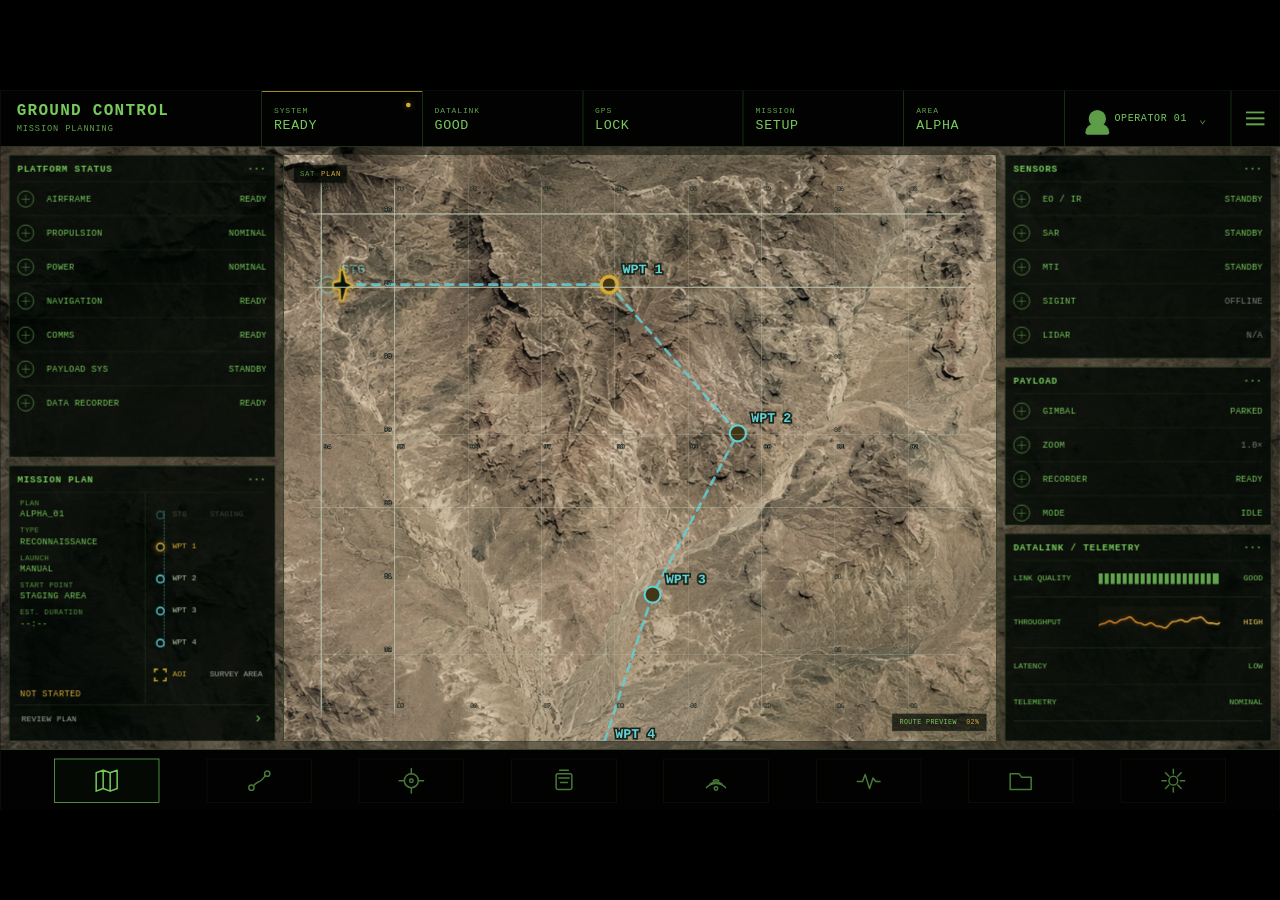
<file: index.html>
<!doctype html>
<html lang="en">
<head>
  <meta charset="utf-8">
  <meta name="viewport" content="width=device-width, initial-scale=1">
  <title>Pelican UAV Display — Primary</title>
  <link rel="stylesheet" href="styles.css">
</head>
<body>
  <div id="screen-fit">
    <main id="primary-display" class="display display-primary" aria-label="Mission planning display">
      <header class="topbar">
        <div class="brand-block">
          <div class="brand-title" data-bind="labels.title">GROUND CONTROL</div>
          <div class="brand-subtitle" data-bind="labels.subtitle">MISSION PLANNING</div>
        </div>

        <div class="status-ribbon" aria-label="System status">
          <div class="ribbon-cell"><span>SYSTEM</span><strong data-bind="labels.system">READY</strong></div>
          <div class="ribbon-cell"><span>DATALINK</span><strong data-bind="labels.link">GOOD</strong></div>
          <div class="ribbon-cell"><span>GPS</span><strong data-bind="labels.gps">LOCK</strong></div>
          <div class="ribbon-cell"><span>MISSION</span><strong data-bind="labels.mode">SETUP</strong></div>
          <div class="ribbon-cell"><span>AREA</span><strong data-bind="labels.area">ALPHA</strong></div>
        </div>

        <div class="operator-block">
          <span class="operator-glyph" aria-hidden="true"></span>
          <span data-bind="labels.operator">OPERATOR 01</span>
          <span class="chevron">⌄</span>
        </div>
        <div class="menu-glyph" aria-label="Menu"><i></i><i></i><i></i></div>
      </header>

      <section class="workspace">
        <aside class="rail left-rail">
          <section class="panel platform-panel">
            <div class="panel-heading"><span data-panel-title="platform">PLATFORM STATUS</span><b>•••</b></div>
            <div class="status-table" data-panel-rows="platform"></div>
          </section>

          <section class="panel mission-panel">
            <div class="panel-heading"><span>MISSION PLAN</span><b>•••</b></div>
            <div class="mission-body">
              <div class="mission-meta">
                <div><span>PLAN</span><strong data-bind="mission.plan">ALPHA_01</strong></div>
                <div><span>TYPE</span><strong data-bind="mission.type">RECONNAISSANCE</strong></div>
                <div><span>LAUNCH</span><strong data-bind="mission.launch">MANUAL</strong></div>
                <div><span>START POINT</span><strong data-bind="mission.start">STAGING AREA</strong></div>
                <div><span>EST. DURATION</span><strong data-bind="mission.duration">--:--</strong></div>
                <div class="mission-state" data-bind="mission.state">NOT STARTED</div>
              </div>
              <div class="waypoint-column">
                <div id="waypoint-list" class="waypoint-list" aria-live="polite"></div>
                <div class="aoi-item"><span class="aoi-symbol"></span><b>AOI</b><em>SURVEY AREA</em></div>
              </div>
            </div>
            <div class="review-row"><span>REVIEW PLAN</span><b>›</b></div>
          </section>
        </aside>

        <section class="map-panel" aria-label="Fictional satellite mission map">
          <div id="map-viewport" class="map-viewport">
            <div id="map-world" class="map-world">
              <img id="terrain-image" alt="Fictional unpopulated arid satellite terrain">
              <div class="map-grid"></div>
              <svg id="map-svg" class="map-svg" xmlns="http://www.w3.org/2000/svg" aria-hidden="true">
                <path id="route-base" class="route route-base"></path>
                <path id="route-progress-path" class="route route-progress-path"></path>
                <g id="waypoint-layer"></g>
                <g id="aircraft" class="aircraft">
                  <path d="M0 -14 L5 -4 L23 1 L23 5 L6 6 L4 16 L-4 16 L-6 6 L-23 5 L-23 1 L-5 -4 Z"></path>
                </g>
              </svg>
            </div>
          </div>
          <div class="map-overlay top-left"><span>SAT</span><b>PLAN</b></div>
          <div class="route-progress-readout"><span>ROUTE PREVIEW</span><b id="route-progress">00%</b></div>
        </section>

        <aside class="rail right-rail">
          <section class="panel sensors-panel">
            <div class="panel-heading"><span data-panel-title="sensors">SENSORS</span><b>•••</b></div>
            <div class="status-table" data-panel-rows="sensors"></div>
          </section>

          <section class="panel payload-panel">
            <div class="panel-heading"><span data-panel-title="payload">PAYLOAD</span><b>•••</b></div>
            <div class="status-table" data-panel-rows="payload"></div>
          </section>

          <section class="panel datalink-panel">
            <div class="panel-heading"><span>DATALINK / TELEMETRY</span><b>•••</b></div>
            <div class="telemetry-line"><span>LINK QUALITY</span><i class="quality-bar"></i><strong>GOOD</strong></div>
            <div class="telemetry-line throughput"><span>THROUGHPUT</span><svg id="datalink-spark" viewBox="0 0 170 48" preserveAspectRatio="none"><path id="spark-path"></path></svg><strong>HIGH</strong></div>
            <div class="telemetry-line"><span>LATENCY</span><i></i><strong>LOW</strong></div>
            <div class="telemetry-line"><span>TELEMETRY</span><i></i><strong>NOMINAL</strong></div>
          </section>
        </aside>
      </section>

      <nav class="bottom-nav" aria-label="Display modes">
        <button class="nav-icon active" title="Map" aria-label="Map"><svg viewBox="0 0 32 32"><path d="M4 7l8-3 8 3 8-3v21l-8 3-8-3-8 3zM12 4v21M20 7v21"/></svg></button>
        <button class="nav-icon" title="Route" aria-label="Route"><svg viewBox="0 0 32 32"><circle cx="7" cy="24" r="3"/><circle cx="25" cy="8" r="3"/><path d="M9 22c5-6 8-4 11-8l3-4"/></svg></button>
        <button class="nav-icon" title="Target" aria-label="Target"><svg viewBox="0 0 32 32"><circle cx="16" cy="16" r="8"/><circle cx="16" cy="16" r="2"/><path d="M16 2v6M16 24v6M2 16h6M24 16h6"/></svg></button>
        <button class="nav-icon" title="Recorder" aria-label="Recorder"><svg viewBox="0 0 32 32"><rect x="7" y="8" width="18" height="18" rx="2"/><path d="M11 4h10M10 13h12M12 18h8"/></svg></button>
        <button class="nav-icon" title="Link" aria-label="Link"><svg viewBox="0 0 32 32"><path d="M5 24a15 15 0 0 1 22 0M9 20a10 10 0 0 1 14 0M13 16a5 5 0 0 1 6 0"/><circle cx="16" cy="25" r="2"/></svg></button>
        <button class="nav-icon" title="Telemetry" aria-label="Telemetry"><svg viewBox="0 0 32 32"><path d="M3 17h6l3-8 5 16 4-12 3 4h5"/></svg></button>
        <button class="nav-icon" title="Files" aria-label="Files"><svg viewBox="0 0 32 32"><path d="M4 8h10l3 4h11v14H4z"/></svg></button>
        <button class="nav-icon" title="Settings" aria-label="Settings"><svg viewBox="0 0 32 32"><circle cx="16" cy="16" r="5"/><path d="M16 3v5M16 24v5M3 16h5M24 16h5M7 7l4 4M21 21l4 4M25 7l-4 4M11 21l-4 4"/></svg></button>
      </nav>
    </main>
  </div>

  <script src="config.js"></script>
  <script src="app.js"></script>
  <script src="grid.js"></script>
</body>
</html>
</file>
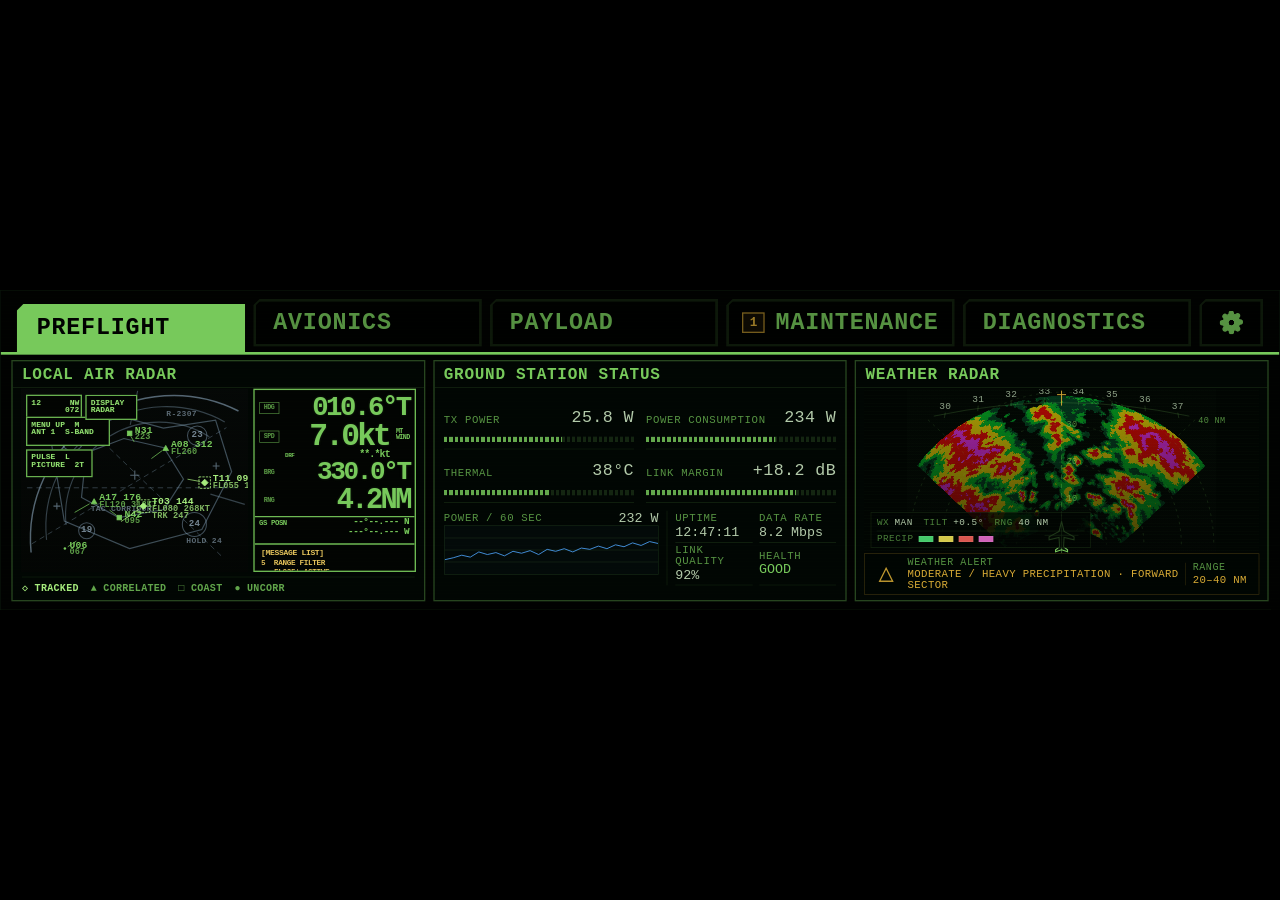
<file: secondary-large.html>
<!doctype html>
<html lang="en">
<head>
  <meta charset="utf-8">
  <meta name="viewport" content="width=device-width, initial-scale=1">
  <title>Pelican UAV Display — Secondary Large</title>
  <link rel="stylesheet" href="styles.css">
  <link rel="stylesheet" href="secondary.css">
  <link rel="stylesheet" href="secondary-tabs.css">
  <link rel="stylesheet" href="secondary-weather.css">
  <link rel="stylesheet" href="secondary-air.css">
  <link rel="stylesheet" href="secondary-large.css">
</head>
<body>
  <div id="screen-fit">
    <main id="secondary-display" class="display secondary-shell secondary-display" aria-label="Secondary large-format systems display">
      <nav class="secondary-tabs" aria-label="Secondary display modes">
        <button class="secondary-tab active" data-tab="preflight">PREFLIGHT</button>
        <button class="secondary-tab" data-tab="avionics">AVIONICS</button>
        <button class="secondary-tab" data-tab="payload">PAYLOAD</button>
        <button class="secondary-tab" data-tab="maintenance">MAINTENANCE</button>
        <button class="secondary-tab" data-tab="diagnostics">DIAGNOSTICS</button>
        <button class="secondary-tab settings-tab" data-tab="settings" aria-label="Settings" title="Settings">
          <svg viewBox="0 0 24 24" aria-hidden="true"><circle cx="12" cy="12" r="3"/><path d="M19.4 15a1.65 1.65 0 0 0 .33 1.82l.06.06a2 2 0 1 1-2.83 2.83l-.06-.06a1.65 1.65 0 0 0-1.82-.33 1.65 1.65 0 0 0-1 1.51V21a2 2 0 1 1-4 0v-.09a1.65 1.65 0 0 0-1.08-1.51 1.65 1.65 0 0 0-1.82.33l-.06.06a2 2 0 1 1-2.83-2.83l.06-.06a1.65 1.65 0 0 0 .33-1.82 1.65 1.65 0 0 0-1.51-1H3a2 2 0 1 1 0-4h.09A1.65 1.65 0 0 0 4.6 9a1.65 1.65 0 0 0-.33-1.82l-.06-.06a2 2 0 1 1 2.83-2.83l.06.06A1.65 1.65 0 0 0 8.92 4a1.65 1.65 0 0 0 1-1.51V2.4a2 2 0 1 1 4 0v.09A1.65 1.65 0 0 0 15 4a1.65 1.65 0 0 0 1.82-.33l.06-.06a2 2 0 1 1 2.83 2.83l-.06.06a1.65 1.65 0 0 0-.33 1.82 1.65 1.65 0 0 0 1.51 1H21a2 2 0 1 1 0 4h-.09A1.65 1.65 0 0 0 19.4 15z"/></svg>
        </button>
      </nav>

      <section class="secondary-grid">
        <article class="secondary-module radar-module air-module">
          <header class="module-heading">LOCAL AIR RADAR</header>
          <div class="radar-module-body">
            <svg class="radar-scope" viewBox="0 0 390 320" role="img" aria-label="Local air surveillance radar">
              <defs><radialGradient id="airSweep" cx="50%" cy="50%" r="50%"><stop offset="0" stop-color="#77c95b" stop-opacity=".16"/><stop offset="1" stop-color="#77c95b" stop-opacity="0"/></radialGradient></defs>
              <g class="radar-grid-svg"><circle cx="195" cy="160" r="50"/><circle cx="195" cy="160" r="100"/><circle cx="195" cy="160" r="150"/><path d="M45 160H345M195 10V310"/><path d="M89 54L301 266M301 54L89 266" class="minor-axis"/></g>
              <g class="radar-sweep air-sweep"><path d="M195 160 L319 76 A150 150 0 0 1 345 160 Z" fill="url(#airSweep)"/><path d="M195 160L345 160" class="sweep-edge"/></g>
              <g class="cardinals"><text x="195" y="18">N</text><text x="195" y="314">S</text><text x="48" y="165">W</text><text x="342" y="165">E</text></g>
              <g class="radar-contact contact-a" transform="translate(116 92)"><path d="M0 -6L6 5H-6Z"/><text x="10" y="-2">256</text><text x="10" y="11">FL180</text></g>
              <g class="radar-contact contact-b" transform="translate(102 214)"><path d="M0 -6L6 5H-6Z"/><text x="10" y="-2">176</text><text x="10" y="11">FL120</text></g>
              <g class="radar-contact contact-c" transform="translate(260 226)"><path d="M0 -6L6 5H-6Z"/><text x="10" y="-2">144</text><text x="10" y="11">FL080</text></g>
              <g class="radar-contact contact-d" transform="translate(278 112)"><path d="M0 -6L6 5H-6Z"/><text x="10" y="-2">312</text><text x="10" y="11">FL260</text></g>
              <circle cx="195" cy="160" r="5" class="radar-origin"/>
            </svg>
            <div class="radar-side-data">
              <div><span>MODE</span><strong>SURVEILLANCE</strong></div>
              <div><span>RANGE</span><strong>120 NM</strong></div>
              <div><span>TILT</span><strong>0.5° UP</strong></div>
              <div><span>ALT FILTER</span><strong>2,500 FT</strong></div>
              <div><span>GAIN</span><strong>AUTO</strong></div>
              <div><span>WX</span><strong>NORM</strong></div>
              <div class="scan-line"><span>SCAN</span><strong>12.6 NM</strong></div>
            </div>
          </div>
          <footer class="radar-legend"><span class="friendly">▲ FRIENDLY</span><span class="neutral">□ NEUTRAL</span><span class="unknown">◇ UNKNOWN</span></footer>
        </article>

        <article class="secondary-module status-module">
          <header class="module-heading">GROUND STATION STATUS</header>
          <div class="status-cards">
            <div class="status-card"><span>TX POWER</span><strong id="tx-power">25.0 W</strong><i class="meter"><b id="tx-meter" style="width:62%"></b></i></div>
            <div class="status-card"><span>POWER CONSUMPTION</span><strong id="power-consumption">232 W</strong><i class="meter"><b id="power-meter" style="width:68%"></b></i></div>
            <div class="status-card"><span>THERMAL</span><strong id="thermal">38°C</strong><i class="meter"><b id="thermal-meter" style="width:56%"></b></i></div>
            <div class="status-card"><span>LINK MARGIN</span><strong id="link-margin">+18.2 dB</strong><i class="meter"><b id="link-meter" style="width:79%"></b></i></div>
          </div>
          <div class="status-lower">
            <div class="trend-panel">
              <div class="trend-heading"><span>POWER / 60 SEC</span><strong id="trend-value">232 W</strong></div>
              <svg viewBox="0 0 300 74" preserveAspectRatio="none" aria-label="Power trend"><path class="trend-grid" d="M0 18.5H300M0 37H300M0 55.5H300"/><polyline id="power-trace" points="0,52 12,49 24,45 36,48 48,40 60,44 72,41 84,46 96,39 108,42 120,38 132,44 144,36 156,39 168,35 180,40 192,34 204,36 216,31 228,35 240,29 252,32 264,26 276,30 288,24 300,27"/></svg>
            </div>
            <div class="status-summary">
              <div><span>UPTIME</span><strong id="uptime">12:47:11</strong></div>
              <div><span>DATA RATE</span><strong id="data-rate">8.2 Mbps</strong></div>
              <div><span>LINK QUALITY</span><strong id="link-quality">92%</strong></div>
              <div><span>HEALTH</span><strong class="good-state">GOOD</strong></div>
            </div>
          </div>
        </article>

        <article class="secondary-module weather-module">
          <header class="module-heading">WEATHER RADAR</header>
          <div class="weather-sector-body">
            <svg class="weather-sector" viewBox="0 0 620 330" role="img" aria-label="Forward looking airborne weather radar">
              <defs><linearGradient id="wxShade" x1="0" y1="0" x2="0" y2="1"><stop offset="0" stop-color="#071008" stop-opacity=".15"/><stop offset="1" stop-color="#020503" stop-opacity=".7"/></linearGradient></defs>
              <rect x="0" y="0" width="620" height="330" fill="url(#wxShade)"/>
              <g class="wx-heading-scale"><path d="M38 30H582"/><path d="M72 30v9M140 30v9M208 30v9M276 30v13M344 30v13M412 30v9M480 30v9M548 30v9"/><text x="72" y="22">30</text><text x="140" y="22">31</text><text x="208" y="22">32</text><text x="276" y="22">33</text><text x="344" y="22">34</text><text x="412" y="22">35</text><text x="480" y="22">36</text><text x="548" y="22">37</text><path class="wx-heading-bug" d="M310 17v23M301 17h18"/></g>
              <g class="wx-sector-grid"><path d="M310 312L42 62M310 312L578 62"/><path d="M310 312V42" class="wx-centerline"/><path d="M220 312A90 90 0 0 1 400 312"/><path d="M145 312A165 165 0 0 1 475 312"/><path d="M70 312A240 240 0 0 1 550 312"/><path d="M5 312A305 305 0 0 1 615 312"/></g>
              <g class="wx-range-labels"><text x="320" y="226">10</text><text x="320" y="151">20</text><text x="320" y="77">30</text><text x="584" y="68">40 NM</text></g>
              <g class="wx-ownship" transform="translate(310 294)"><path d="M0 -28L5 -8L25 3L25 9L5 4L4 23L12 29L12 33L0 29L-12 33L-12 29L-4 23L-5 4L-25 9L-25 3L-5 -8Z"/><path d="M-34 0H34M0 -42V38" class="wx-ownship-cross"/></g>
            </svg>
            <div class="weather-legend-greeble" aria-label="Weather radar legend">
              <div class="wx-mode"><span>WX</span><strong>MAN</strong><span>TILT</span><strong>+0.5°</strong><span>RNG</span><strong>40 NM</strong></div>
              <div class="wx-intensity"><span>PRECIP</span><i class="wx-swatch green"></i><i class="wx-swatch yellow"></i><i class="wx-swatch red"></i><i class="wx-swatch magenta"></i></div>
            </div>
          </div>
          <footer class="weather-alert"><span class="alert-icon">△</span><div><span>WEATHER ALERT</span><strong>MODERATE / HEAVY PRECIPITATION · FORWARD SECTOR</strong></div><div class="alert-range"><span>RANGE</span><strong>20–40 NM</strong></div></footer>
        </article>
      </section>
    </main>
  </div>
  <script src="secondary.js"></script>
</body>
</html>
</file>
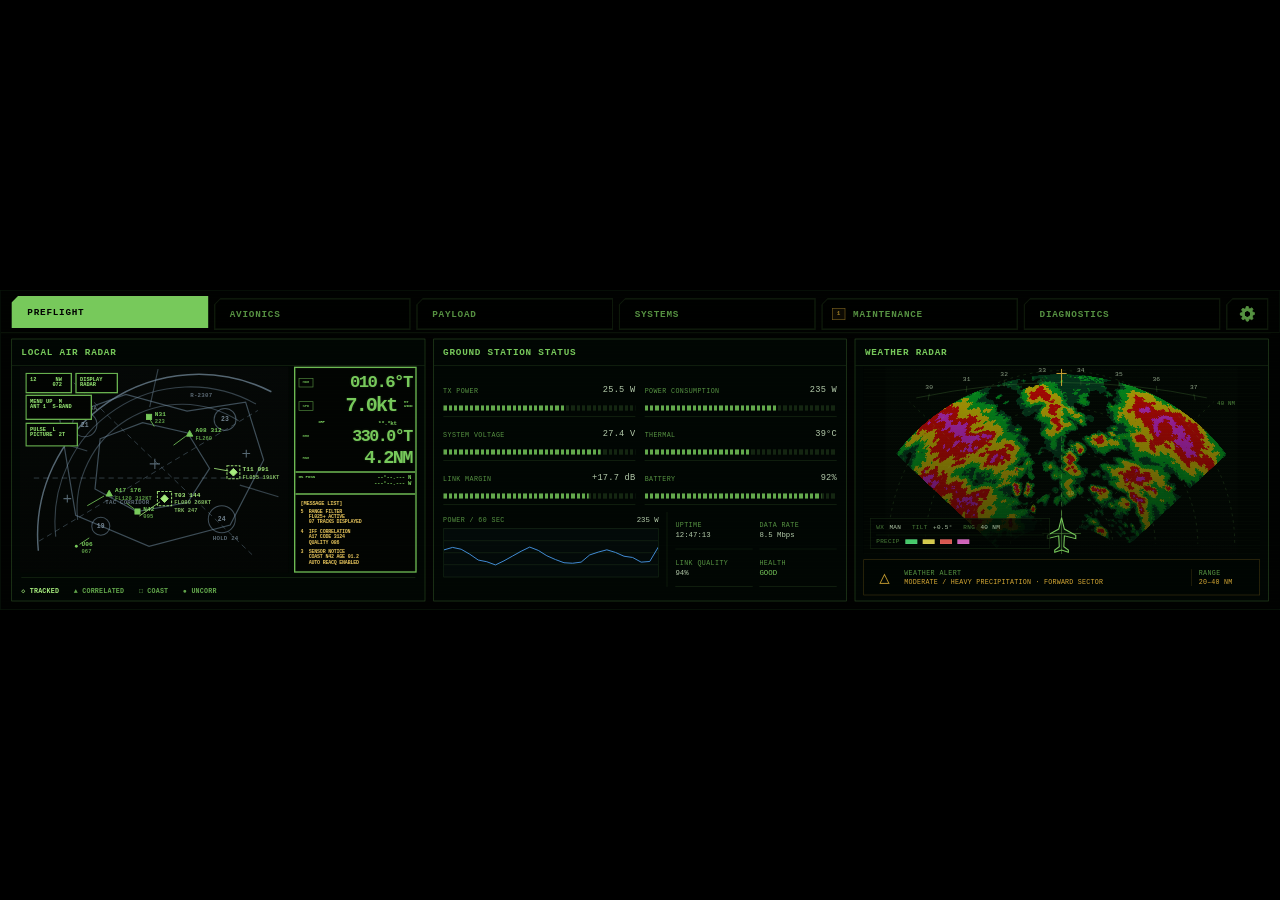
<file: secondary.html>
<!doctype html>
<html lang="en">
<head>
  <meta charset="utf-8">
  <meta name="viewport" content="width=device-width, initial-scale=1">
  <title>Pelican UAV Display — Secondary Preflight</title>
  <link rel="stylesheet" href="styles.css">
  <link rel="stylesheet" href="secondary.css">
  <link rel="stylesheet" href="secondary-tabs.css">
  <link rel="stylesheet" href="secondary-weather.css">
  <link rel="stylesheet" href="secondary-air.css">
</head>
<body>
  <div id="screen-fit">
    <main id="secondary-display" class="display secondary-shell secondary-display" aria-label="Secondary preflight systems display">
      <nav class="secondary-tabs" aria-label="Secondary display modes">
        <button class="secondary-tab active" data-tab="preflight">PREFLIGHT</button>
        <button class="secondary-tab" data-tab="avionics">AVIONICS</button>
        <button class="secondary-tab" data-tab="payload">PAYLOAD</button>
        <button class="secondary-tab" data-tab="systems">SYSTEMS</button>
        <button class="secondary-tab" data-tab="maintenance">MAINTENANCE</button>
        <button class="secondary-tab" data-tab="diagnostics">DIAGNOSTICS</button>
        <button class="secondary-tab settings-tab" data-tab="settings" aria-label="Settings" title="Settings">
          <svg viewBox="0 0 24 24" aria-hidden="true"><circle cx="12" cy="12" r="3"/><path d="M19.4 15a1.65 1.65 0 0 0 .33 1.82l.06.06a2 2 0 1 1-2.83 2.83l-.06-.06a1.65 1.65 0 0 0-1.82-.33 1.65 1.65 0 0 0-1 1.51V21a2 2 0 1 1-4 0v-.09a1.65 1.65 0 0 0-1.08-1.51 1.65 1.65 0 0 0-1.82.33l-.06.06a2 2 0 1 1-2.83-2.83l.06-.06a1.65 1.65 0 0 0 .33-1.82 1.65 1.65 0 0 0-1.51-1H3a2 2 0 1 1 0-4h.09A1.65 1.65 0 0 0 4.6 9a1.65 1.65 0 0 0-.33-1.82l-.06-.06a2 2 0 1 1 2.83-2.83l.06.06A1.65 1.65 0 0 0 8.92 4a1.65 1.65 0 0 0 1-1.51V2.4a2 2 0 1 1 4 0v.09A1.65 1.65 0 0 0 15 4a1.65 1.65 0 0 0 1.82-.33l.06-.06a2 2 0 1 1 2.83 2.83l-.06.06a1.65 1.65 0 0 0-.33 1.82 1.65 1.65 0 0 0 1.51 1H21a2 2 0 1 1 0 4h-.09A1.65 1.65 0 0 0 19.4 15z"/></svg>
        </button>
      </nav>

      <section class="secondary-grid">
        <article class="secondary-module radar-module air-module">
          <header class="module-heading">LOCAL AIR RADAR</header>
          <div class="radar-module-body">
            <svg class="radar-scope" viewBox="0 0 390 320" role="img" aria-label="Local air surveillance radar">
              <defs>
                <radialGradient id="airSweep" cx="50%" cy="50%" r="50%">
                  <stop offset="0" stop-color="#77c95b" stop-opacity=".16"/>
                  <stop offset="1" stop-color="#77c95b" stop-opacity="0"/>
                </radialGradient>
              </defs>
              <g class="radar-grid-svg">
                <circle cx="195" cy="160" r="50"/>
                <circle cx="195" cy="160" r="100"/>
                <circle cx="195" cy="160" r="150"/>
                <path d="M45 160H345M195 10V310"/>
                <path d="M89 54L301 266M301 54L89 266" class="minor-axis"/>
              </g>
              <g class="radar-sweep air-sweep">
                <path d="M195 160 L319 76 A150 150 0 0 1 345 160 Z" fill="url(#airSweep)"/>
                <path d="M195 160L345 160" class="sweep-edge"/>
              </g>
              <g class="cardinals">
                <text x="195" y="18">N</text><text x="195" y="314">S</text>
                <text x="48" y="165">W</text><text x="342" y="165">E</text>
              </g>
              <g class="radar-contact contact-a" transform="translate(116 92)">
                <path d="M0 -6L6 5H-6Z"/><text x="10" y="-2">256</text><text x="10" y="11">FL180</text>
              </g>
              <g class="radar-contact contact-b" transform="translate(102 214)">
                <path d="M0 -6L6 5H-6Z"/><text x="10" y="-2">176</text><text x="10" y="11">FL120</text>
              </g>
              <g class="radar-contact contact-c" transform="translate(260 226)">
                <path d="M0 -6L6 5H-6Z"/><text x="10" y="-2">144</text><text x="10" y="11">FL080</text>
              </g>
              <g class="radar-contact contact-d" transform="translate(278 112)">
                <path d="M0 -6L6 5H-6Z"/><text x="10" y="-2">312</text><text x="10" y="11">FL260</text>
              </g>
              <circle cx="195" cy="160" r="5" class="radar-origin"/>
            </svg>

            <div class="radar-side-data">
              <div><span>MODE</span><strong>SURVEILLANCE</strong></div>
              <div><span>RANGE</span><strong>120 NM</strong></div>
              <div><span>TILT</span><strong>0.5° UP</strong></div>
              <div><span>ALT FILTER</span><strong>2,500 FT</strong></div>
              <div><span>GAIN</span><strong>AUTO</strong></div>
              <div><span>WX</span><strong>NORM</strong></div>
              <div class="scan-line"><span>SCAN</span><strong>12.6 NM</strong></div>
            </div>
          </div>
          <footer class="radar-legend"><span class="friendly">▲ FRIENDLY</span><span class="neutral">□ NEUTRAL</span><span class="unknown">◇ UNKNOWN</span></footer>
        </article>

        <article class="secondary-module status-module">
          <header class="module-heading">GROUND STATION STATUS</header>
          <div class="status-cards">
            <div class="status-card"><span>TX POWER</span><strong id="tx-power">25.0 W</strong><i class="meter"><b id="tx-meter" style="width:62%"></b></i></div>
            <div class="status-card"><span>POWER CONSUMPTION</span><strong id="power-consumption">232 W</strong><i class="meter"><b id="power-meter" style="width:68%"></b></i></div>
            <div class="status-card"><span>SYSTEM VOLTAGE</span><strong id="system-voltage">27.6 V</strong><i class="meter"><b style="width:82%"></b></i></div>
            <div class="status-card"><span>THERMAL</span><strong id="thermal">38°C</strong><i class="meter"><b id="thermal-meter" style="width:56%"></b></i></div>
            <div class="status-card"><span>LINK MARGIN</span><strong id="link-margin">+18.2 dB</strong><i class="meter"><b id="link-meter" style="width:79%"></b></i></div>
            <div class="status-card"><span>BATTERY</span><strong id="battery">92%</strong><i class="meter"><b style="width:92%"></b></i></div>
          </div>
          <div class="status-lower">
            <div class="trend-panel">
              <div class="trend-heading"><span>POWER / 60 SEC</span><strong id="trend-value">232 W</strong></div>
              <svg viewBox="0 0 300 74" preserveAspectRatio="none" aria-label="Power trend"><path class="trend-grid" d="M0 18.5H300M0 37H300M0 55.5H300"/><polyline id="power-trace" points="0,52 12,49 24,45 36,48 48,40 60,44 72,41 84,46 96,39 108,42 120,38 132,44 144,36 156,39 168,35 180,40 192,34 204,36 216,31 228,35 240,29 252,32 264,26 276,30 288,24 300,27"/></svg>
            </div>
            <div class="status-summary">
              <div><span>UPTIME</span><strong id="uptime">12:47:11</strong></div>
              <div><span>DATA RATE</span><strong id="data-rate">8.2 Mbps</strong></div>
              <div><span>LINK QUALITY</span><strong id="link-quality">92%</strong></div>
              <div><span>HEALTH</span><strong class="good-state">GOOD</strong></div>
            </div>
          </div>
        </article>

        <article class="secondary-module weather-module">
          <header class="module-heading">WEATHER RADAR</header>
          <div class="weather-sector-body">
            <svg class="weather-sector" viewBox="0 0 620 330" role="img" aria-label="Forward looking airborne weather radar">
              <defs>
                <linearGradient id="wxShade" x1="0" y1="0" x2="0" y2="1">
                  <stop offset="0" stop-color="#071008" stop-opacity=".15"/>
                  <stop offset="1" stop-color="#020503" stop-opacity=".7"/>
                </linearGradient>
              </defs>
              <rect x="0" y="0" width="620" height="330" fill="url(#wxShade)"/>
              <g class="wx-heading-scale">
                <path d="M38 30H582"/>
                <path d="M72 30v9M140 30v9M208 30v9M276 30v13M344 30v13M412 30v9M480 30v9M548 30v9"/>
                <text x="72" y="22">30</text><text x="140" y="22">31</text><text x="208" y="22">32</text>
                <text x="276" y="22">33</text><text x="344" y="22">34</text><text x="412" y="22">35</text>
                <text x="480" y="22">36</text><text x="548" y="22">37</text>
                <path class="wx-heading-bug" d="M310 17v23M301 17h18"/>
              </g>
              <g class="wx-sector-grid">
                <path d="M310 312L42 62M310 312L578 62"/>
                <path d="M310 312V42" class="wx-centerline"/>
                <path d="M220 312A90 90 0 0 1 400 312"/>
                <path d="M145 312A165 165 0 0 1 475 312"/>
                <path d="M70 312A240 240 0 0 1 550 312"/>
                <path d="M5 312A305 305 0 0 1 615 312"/>
              </g>
              <g class="wx-range-labels">
                <text x="320" y="226">10</text>
                <text x="320" y="151">20</text>
                <text x="320" y="77">30</text>
                <text x="584" y="68">40 NM</text>
              </g>
              <g class="weather-returns-sector wx-left">
                <path class="wx-green" d="M28 76h32V62h40v10h36v19h30v18h35v24h-26v22h-42v-12H96v17H63v-24H38v-27H18z"/>
                <path class="wx-yellow" d="M55 83h34V71h31v14h26v19h31v20h-22v18h-35v-14H88v12H58v-22H40V96h15z"/>
                <path class="wx-red" d="M76 89h28V79h20v14h25v18h18v15h-28v11h-26v-13H88v8H67v-21H55V98h21z"/>
                <path class="wx-magenta" d="M94 93h19v-8h13v12h17v17h-12v12h-17v-10H99v7H83v-17H76V98h18z"/>
              </g>
              <g class="weather-returns-sector wx-mid">
                <path class="wx-green" d="M172 170h33v-20h38v12h34v25h28v24h-18v22h-40v-13h-35v18h-37v-20h-28v-24h25z"/>
                <path class="wx-yellow" d="M191 177h29v-15h25v12h27v21h21v17h-20v17h-31v-12h-27v10h-26v-18h-20v-18h22z"/>
                <path class="wx-red" d="M211 182h20v-11h18v13h19v17h15v11h-17v13h-21v-10h-19v8h-20v-15h-13v-14h18z"/>
              </g>
              <g class="weather-returns-sector wx-right">
                <path class="wx-green" d="M360 91h38V72h42v13h37v19h33v22h37v31h34v40h-22v28h-43v-16h-36v22h-42v-18h-31v-26h-38v-29h-29v-30h20z"/>
                <path class="wx-yellow" d="M390 101h29V85h35v13h31v18h29v20h31v28h25v27h-24v22h-34v-15h-30v20h-34v-18h-26v-22h-28v-25h-24v-26h20z"/>
                <path class="wx-red" d="M421 111h25V98h24v15h23v17h27v22h21v22h-20v18h-28v-14h-23v15h-26v-17h-19v-20h-23v-21h-18v-20h17z"/>
                <path class="wx-magenta" d="M451 119h17v-10h15v13h17v16h18v16h14v15h-16v13h-19v-12h-18v10h-20v-14h-14v-17h-13v-16h19z"/>
              </g>
              <g class="wx-ownship" transform="translate(310 294)">
                <path d="M0 -28L5 -8L25 3L25 9L5 4L4 23L12 29L12 33L0 29L-12 33L-12 29L-4 23L-5 4L-25 9L-25 3L-5 -8Z"/>
                <path d="M-34 0H34M0 -42V38" class="wx-ownship-cross"/>
              </g>
            </svg>
            <div class="weather-legend-greeble" aria-label="Weather radar legend">
              <div class="wx-mode"><span>WX</span><strong>MAN</strong><span>TILT</span><strong>+0.5°</strong><span>RNG</span><strong>40 NM</strong></div>
              <div class="wx-intensity"><span>PRECIP</span><i class="wx-swatch green"></i><i class="wx-swatch yellow"></i><i class="wx-swatch red"></i><i class="wx-swatch magenta"></i></div>
            </div>
          </div>
          <footer class="weather-alert"><span class="alert-icon">△</span><div><span>WEATHER ALERT</span><strong>MODERATE / HEAVY PRECIPITATION · FORWARD SECTOR</strong></div><div class="alert-range"><span>RANGE</span><strong>20–40 NM</strong></div></footer>
        </article>
      </section>
    </main>
  </div>
  <script src="secondary.js"></script>
</body>
</html>
</file>
<file: styles.css>
:root{
  --bg:#010301;
  --panel:rgba(2,8,4,.78);
  --panel-soft:rgba(4,13,7,.72);
  --green:#77c95b;
  --green-dim:#345f30;
  --cyan:#63d2d8;
  --signal-blue:#4fa7ff;
  --amber:#d7aa35;
  --red:#d95750;
  --text:#b3caaa;
  --muted:#70866a;
  --line:rgba(119,201,91,.32);
  --line-soft:rgba(119,201,91,.16);
}
*{box-sizing:border-box}
html,body{margin:0;width:100%;height:100%;overflow:hidden;background:#000;color:var(--text);font-family:ui-monospace,SFMono-Regular,Menlo,Monaco,Consolas,"Liberation Mono",monospace}
button{font:inherit}
#screen-fit{position:absolute;inset:0;display:grid;place-items:center;background:#000}
.display{position:absolute;left:50%;top:50%;width:1920px;height:1080px;transform-origin:center;background:var(--bg);overflow:hidden;border:1px solid #0a150b}
.display:after{content:"";position:absolute;inset:0;pointer-events:none;background:repeating-linear-gradient(0deg,rgba(110,195,83,.012) 0 1px,transparent 1px 4px);mix-blend-mode:screen;z-index:20}

.topbar{height:84px;display:grid;grid-template-columns:392px minmax(0,1fr) 250px 72px;align-items:stretch;border-bottom:1px solid var(--line);background:#010201;position:relative;z-index:10}
.brand-block{padding:14px 24px;display:flex;flex-direction:column;justify-content:center;border-right:1px solid var(--line)}
.brand-title{font-size:24px;line-height:1;letter-spacing:.08em;color:var(--green);font-weight:700}
.brand-subtitle{font-size:13px;line-height:1;margin-top:8px;letter-spacing:.1em;color:var(--green);opacity:.8}
.status-ribbon{display:grid;grid-template-columns:repeat(5,1fr);min-width:0}
.ribbon-cell{min-width:0;padding:12px 18px 10px;border-right:1px solid var(--line);display:flex;flex-direction:column;justify-content:center}
.ribbon-cell:first-child{position:relative;box-shadow:inset 0 2px 0 rgba(215,170,53,.78)}
.ribbon-cell:first-child:after{content:"";position:absolute;right:17px;top:18px;width:7px;height:7px;border-radius:50%;background:var(--amber);box-shadow:0 0 9px rgba(215,170,53,.6)}
.ribbon-cell span{font-size:12px;letter-spacing:.11em;color:var(--green);opacity:.82}
.ribbon-cell strong{font-size:20px;line-height:1.05;margin-top:5px;font-weight:500;letter-spacing:.045em;color:var(--green)}
.operator-block{border-right:1px solid var(--line);display:flex;align-items:center;justify-content:center;gap:13px;color:var(--green);font-size:15px;letter-spacing:.06em}
.operator-glyph{position:relative;width:26px;height:26px;border-radius:50%;background:var(--green);opacity:.78}
.operator-glyph:after{content:"";position:absolute;width:36px;height:16px;border-radius:20px 20px 5px 5px;background:var(--green);left:-5px;top:21px}
.chevron{margin-left:5px;font-size:18px;opacity:.75}
.menu-glyph{display:grid;place-content:center;gap:6px}.menu-glyph i{display:block;width:28px;height:3px;background:var(--green);opacity:.82}

.workspace{height:904px;padding:12px;display:grid;grid-template-columns:400px minmax(0,1fr) 400px;gap:12px;background:#010201;position:relative;overflow:hidden;isolation:isolate;--map-x:-250px;--map-y:-100px;--map-width:1700px;--map-height:1342px;--map-image:url("assets/terrain.svg")}
.workspace:before{content:"";position:absolute;left:0;top:0;width:var(--map-width);height:var(--map-height);background-image:var(--map-image);background-size:100% 100%;background-repeat:no-repeat;filter:saturate(.72) contrast(1.07) brightness(.62) sepia(.08);opacity:.84;transform:translate3d(calc(var(--map-x) + 424px),calc(var(--map-y) + 12px),0);will-change:transform;z-index:0;pointer-events:none}
.workspace:after{content:"";position:absolute;inset:0;background:linear-gradient(90deg,rgba(0,0,0,.2),transparent 25%,transparent 75%,rgba(0,0,0,.2));z-index:1;pointer-events:none}
.rail{display:flex;flex-direction:column;gap:12px;min-width:0;min-height:0;position:relative;z-index:2}
.panel,.map-panel{position:relative;border:1px solid var(--line);background:var(--panel);overflow:hidden}
.panel{padding:0 12px 12px;-webkit-backdrop-filter:blur(1px) brightness(.78);backdrop-filter:blur(1px) brightness(.78)}
.panel-heading{height:40px;display:flex;align-items:center;justify-content:space-between;font-size:14px;font-weight:700;letter-spacing:.08em;color:var(--green);border-bottom:1px solid var(--line-soft)}
.panel-heading b{font-size:12px;letter-spacing:.18em;font-weight:400;opacity:.7}
.platform-panel{height:454px}.mission-panel{flex:1;min-height:0}
.sensors-panel{height:306px}.payload-panel{height:238px}.datalink-panel{flex:1;min-height:0}

.status-table{display:grid}.status-row{height:51px;display:grid;grid-template-columns:44px 1fr auto;align-items:center;border-bottom:1px solid var(--line-soft);font-size:13px}
.status-row:last-child{border-bottom:0}.row-symbol{width:25px;height:25px;border:1px solid var(--green);border-radius:50%;position:relative;opacity:.82}
.row-symbol:before,.row-symbol:after{content:"";position:absolute;background:var(--green);opacity:.75}.row-symbol:before{width:13px;height:1px;left:5px;top:11px}.row-symbol:after{height:13px;width:1px;top:5px;left:11px}
.status-row .row-name{color:var(--green);letter-spacing:.045em}.status-row .row-state{color:var(--green);font-weight:500;letter-spacing:.025em}.status-row .row-state.muted{color:#7b8078}.status-row .row-state.amber{color:var(--amber)}

.mission-body{height:calc(100% - 82px);display:grid;grid-template-columns:1.05fr 1fr;min-height:0}
.mission-meta{padding:10px 12px 8px 4px;border-right:1px solid var(--line-soft);display:flex;flex-direction:column;gap:11px}
.mission-meta div{display:flex;flex-direction:column;gap:3px}.mission-meta span{font-size:11px;color:var(--green);opacity:.72;letter-spacing:.06em}.mission-meta strong{font-size:13px;color:var(--green);font-weight:500;letter-spacing:.04em}.mission-meta .mission-state{margin-top:auto;color:var(--amber);font-size:13px;letter-spacing:.04em}
.waypoint-column{padding:9px 0 3px 16px;min-width:0;position:relative}.waypoint-list{position:relative;display:grid;gap:0}.waypoint-list:before{content:"";position:absolute;left:12px;top:18px;bottom:18px;border-left:1px dashed var(--cyan);opacity:.8}
.waypoint-item{height:48px;display:grid;grid-template-columns:25px 56px 1fr;align-items:center;position:relative;font-size:12px;transition:opacity .25s,color .25s}.wp-dot{width:13px;height:13px;border:2px solid var(--cyan);border-radius:50%;background:#02110d;z-index:1}.waypoint-item .wp-id{color:var(--text);font-weight:500}.waypoint-item .wp-label{color:#9ea99b;font-style:normal;white-space:nowrap;overflow:hidden;text-overflow:ellipsis}.waypoint-item.completed{opacity:.32}.waypoint-item.active{opacity:1}.waypoint-item.active .wp-dot{border-color:var(--amber);box-shadow:0 0 9px rgba(215,170,53,.5)}.waypoint-item.active .wp-id,.waypoint-item.active .wp-label{color:var(--amber)}
.aoi-item{height:48px;display:grid;grid-template-columns:25px 56px 1fr;align-items:center;font-size:12px}.aoi-symbol{width:19px;height:19px;border:2px dashed var(--amber);margin-left:-3px;z-index:1;background:#071005}.aoi-item b{font-weight:500;color:var(--amber)}.aoi-item em{font-style:normal;color:#a6a99e;white-space:nowrap}
.review-row{height:42px;margin:0 -4px -7px;border-top:1px solid var(--line-soft);display:flex;align-items:center;justify-content:space-between;padding:0 10px;color:#a7ada3;font-size:12px;letter-spacing:.03em}.review-row b{color:var(--green);font-size:22px;font-weight:400}

.map-panel{overflow:hidden;background:#11150e;z-index:3}.map-viewport{position:absolute;inset:0;overflow:hidden;background:#1a1b13}.map-world{position:absolute;left:0;top:0;will-change:transform;transform:translate3d(-250px,-100px,0)}#terrain-image{position:absolute;inset:0;width:100%;height:100%;object-fit:cover;filter:saturate(.72) contrast(1.07) brightness(.92) sepia(.08)}
.map-world:after{content:"";position:absolute;inset:0;z-index:1;background:linear-gradient(rgba(4,11,5,.02),rgba(1,5,2,.06));pointer-events:none}.map-grid{position:absolute;inset:0;z-index:2;background-image:linear-gradient(rgba(112,190,82,.095) 1px,transparent 1px),linear-gradient(90deg,rgba(112,190,82,.095) 1px,transparent 1px);background-size:124px 124px;opacity:.45}.map-svg{position:absolute;inset:0;z-index:3;overflow:visible}.route{fill:none;stroke-linecap:round;stroke-linejoin:round}.route-base{stroke:var(--cyan);stroke-width:4;stroke-dasharray:12 10;opacity:.83}.route-progress-path{stroke:var(--cyan);stroke-width:5;opacity:.22}.waypoint circle{fill:#423615;stroke:var(--cyan);stroke-width:3}.waypoint text{fill:var(--cyan);font-size:20px;font-weight:600;paint-order:stroke;stroke:#1a2115;stroke-width:5px}.waypoint.active circle{stroke:var(--amber);stroke-width:5;filter:drop-shadow(0 0 7px rgba(215,170,53,.65))}.waypoint.completed{opacity:.38}.aircraft{fill:#06140b;stroke:var(--amber);stroke-width:3;filter:drop-shadow(0 0 6px rgba(215,170,53,.75));transform-box:fill-box;transform-origin:center;will-change:transform}
.map-overlay{position:absolute;z-index:6;color:var(--green);font-size:11px;letter-spacing:.08em;background:rgba(1,5,2,.68);border:1px solid var(--line-soft);padding:7px 9px}.map-overlay.top-left{left:14px;top:14px}.map-overlay span{margin-right:9px;opacity:.7}.map-overlay b{font-weight:500;color:var(--amber)}
.route-progress-readout{position:absolute;z-index:6;right:14px;bottom:14px;padding:7px 10px;background:rgba(1,5,2,.68);border:1px solid var(--line-soft);font-size:10px;letter-spacing:.06em;color:var(--green);display:flex;gap:14px}.route-progress-readout b{color:var(--amber);font-weight:500}

.telemetry-line{height:55px;display:grid;grid-template-columns:120px 1fr 56px;align-items:center;border-bottom:1px solid var(--line-soft);font-size:12px;color:var(--green);gap:8px}.telemetry-line strong{text-align:right;font-weight:500}.telemetry-line>i:not(.quality-bar){display:block}.quality-bar{height:16px;border-right:8px solid transparent;background:repeating-linear-gradient(90deg,var(--green) 0 6px,transparent 6px 9px);opacity:.8}.throughput{height:76px}.throughput svg{width:100%;height:48px;overflow:hidden;background:linear-gradient(180deg,rgba(79,167,255,.035),transparent)}.throughput path{fill:none;stroke:var(--signal-blue);stroke-width:1.8;vector-effect:non-scaling-stroke;filter:drop-shadow(0 0 3px rgba(79,167,255,.5));opacity:.96}.throughput strong{color:var(--signal-blue)}

.bottom-nav{height:92px;border-top:1px solid var(--line);background:#010201;display:flex;align-items:center;justify-content:space-around;padding:10px 66px;gap:42px;position:relative;z-index:10}.nav-icon{width:158px;height:66px;border:1px solid var(--line-soft);background:transparent;color:var(--green);display:grid;place-items:center;opacity:.6}.nav-icon svg{width:42px;height:42px;fill:none;stroke:currentColor;stroke-width:1.7;stroke-linecap:round;stroke-linejoin:round}.nav-icon.active{opacity:1;border-color:var(--green);background:rgba(119,201,91,.035)}

.secondary-shell{width:1920px;height:480px;background:var(--bg);border:1px solid var(--line);display:grid;grid-template-rows:64px 1fr}.secondary-content{display:grid;place-items:center;color:var(--green);font-size:28px;letter-spacing:.16em}.secondary-note{font-size:13px;color:var(--muted);margin-top:12px;text-align:center}
</file>
<file: secondary.css>
:root{
  --sec-green:var(--green);
  --sec-green-soft:var(--line);
  --sec-green-faint:var(--line-soft);
  --sec-text:var(--text);
  --sec-muted:var(--muted);
  --sec-amber:var(--amber);
  --sec-bg:var(--bg);
  --sec-panel:var(--panel);
}

.secondary-display{
  width:1920px;
  height:480px;
  display:grid;
  grid-template-rows:64px 1fr;
  background:#010201;
  color:var(--text);
  overflow:hidden;
  border:1px solid #0a150b;
}

.secondary-display:after{opacity:1}

.secondary-tabs{
  height:64px;
  padding:8px 16px 0;
  display:grid;
  grid-template-columns:repeat(6,minmax(0,1fr)) 64px;
  gap:8px;
  position:relative;
  z-index:8;
  background:#010201;
  border-bottom:1px solid var(--line);
}

.secondary-tab{
  position:relative;
  height:48px;
  border:1px solid var(--line-soft);
  background:transparent;
  color:var(--green);
  opacity:.62;
  font:700 14px/1 ui-monospace,SFMono-Regular,Menlo,Monaco,Consolas,"Liberation Mono",monospace;
  letter-spacing:.08em;
}

.secondary-tab:before,
.secondary-tab:after{content:none}

.secondary-tab.active{
  z-index:2;
  color:var(--green);
  opacity:1;
  border-color:var(--green);
  border-bottom-color:#010201;
  background:rgba(119,201,91,.035);
  box-shadow:none;
}

.secondary-tab.active:after{
  content:"";
  display:block;
  position:absolute;
  left:-1px;
  right:-1px;
  bottom:-9px;
  height:9px;
  background:#010201;
  border-left:1px solid var(--green);
  border-right:1px solid var(--green);
}

.secondary-tab:not(.active):hover{opacity:.82}

.settings-tab{display:grid;place-items:center;padding:0}
.settings-tab svg{width:27px;height:27px;fill:none;stroke:currentColor;stroke-width:1.7;stroke-linecap:round;stroke-linejoin:round}

.secondary-grid{
  min-height:0;
  display:grid;
  grid-template-columns:repeat(3,minmax(0,1fr));
  gap:12px;
  padding:8px 16px 12px;
  position:relative;
  z-index:4;
  background:#010201;
}

.secondary-module{
  position:relative;
  min-width:0;
  min-height:0;
  overflow:hidden;
  border:1px solid var(--line);
  background:var(--panel);
}

.secondary-module:before,
.secondary-module:after{content:none}

.module-heading{
  height:40px;
  display:flex;
  align-items:center;
  padding:0 14px;
  border-bottom:1px solid var(--line-soft);
  color:var(--green);
  font-size:14px;
  font-weight:700;
  letter-spacing:.08em;
}

.radar-module-body{
  position:absolute;
  left:12px;
  right:12px;
  top:41px;
  bottom:42px;
  display:grid;
  grid-template-columns:minmax(0,1fr) 152px;
  gap:8px;
  align-items:center;
}
.weather-body{bottom:70px}

.radar-scope{
  width:100%;
  height:100%;
  overflow:visible;
}

.radar-grid-svg{
  fill:none;
  stroke:rgba(119,201,91,.24);
  stroke-width:1;
  stroke-dasharray:3 5;
}
.radar-grid-svg .minor-axis{opacity:.42}

.radar-sweep{transform-origin:195px 160px;animation:radarSweep 6.8s linear infinite}
.weather-sweep{animation-duration:7.6s;animation-delay:-2.1s}
.sweep-edge{fill:none;stroke:var(--green);stroke-width:1.2;opacity:.7}
.cardinals text{fill:var(--green);font-size:12px;text-anchor:middle;font-weight:500;opacity:.82}
.radar-origin{fill:#061008;stroke:var(--green);stroke-width:1.5}

.radar-contact{fill:var(--green);stroke:none;animation:contactPulse 2.8s ease-in-out infinite}
.radar-contact text{font-size:10px;fill:var(--green);stroke:none;font-weight:500}
.contact-b{animation-delay:-1.1s}.contact-c{animation-delay:-1.8s}.contact-d{animation-delay:-.5s}

.radar-side-data{
  height:90%;
  align-self:center;
  padding-left:12px;
  border-left:1px solid var(--line-soft);
  display:flex;
  flex-direction:column;
  justify-content:space-between;
}

.radar-side-data>div{
  min-height:35px;
  padding:4px 2px 5px;
  border-bottom:1px solid var(--line-soft);
  display:flex;
  flex-direction:column;
  gap:2px;
}

.radar-side-data span,
.status-card span,
.status-summary span,
.trend-heading span,
.weather-alert span{
  color:var(--green);
  opacity:.72;
  font-size:10px;
  letter-spacing:.06em;
}

.radar-side-data strong{
  color:var(--text);
  font-size:12px;
  font-weight:500;
  letter-spacing:.025em;
}
.radar-side-data .scan-line{border-bottom:0;margin-top:auto}

.radar-legend{
  position:absolute;
  left:14px;
  right:14px;
  bottom:8px;
  height:27px;
  border-top:1px solid var(--line-soft);
  display:flex;
  align-items:flex-end;
  gap:26px;
  font-size:10px;
  letter-spacing:.03em;
}
.radar-legend .friendly{color:var(--green)}
.radar-legend .neutral{color:var(--muted)}
.radar-legend .unknown{color:var(--amber)}

.status-module{padding-bottom:10px}

.status-cards{
  display:grid;
  grid-template-columns:1fr 1fr;
  gap:0 14px;
  padding:10px 14px 4px;
}

.status-card{
  height:66px;
  padding:6px 0 8px;
  border-bottom:1px solid var(--line-soft);
  display:grid;
  grid-template-columns:1fr auto;
  grid-template-rows:auto auto;
  align-items:end;
  gap:5px 12px;
}

.status-card strong{
  font-size:13px;
  font-weight:500;
  color:var(--text);
  letter-spacing:.025em;
}

.meter{
  grid-column:1/-1;
  display:block;
  height:8px;
  background:repeating-linear-gradient(90deg,var(--line-soft) 0 5px,transparent 5px 8px);
  overflow:hidden;
}

.meter b{
  display:block;
  height:100%;
  background:repeating-linear-gradient(90deg,var(--green) 0 5px,transparent 5px 8px);
  opacity:.8;
  transition:width .8s ease;
}

.status-lower{
  display:grid;
  grid-template-columns:1.25fr .9fr;
  gap:12px;
  padding:7px 14px 0;
}

.trend-panel{
  min-height:112px;
  border-right:1px solid var(--line-soft);
  padding-right:12px;
}

.trend-heading{height:24px;display:flex;justify-content:space-between;align-items:center}
.trend-heading strong{font-size:11px;font-weight:500;color:var(--text)}

.trend-panel svg{
  width:100%;
  height:74px;
  border:1px solid var(--line-soft);
  background:rgba(79,167,255,.025);
}

.trend-grid{fill:none;stroke:var(--line-soft);stroke-width:1}
#power-trace{fill:none;stroke:var(--signal-blue);stroke-width:1.4;vector-effect:non-scaling-stroke;opacity:.88}

.status-summary{display:grid;grid-template-columns:1fr 1fr;gap:0 10px}
.status-summary>div{display:flex;flex-direction:column;justify-content:center;border-bottom:1px solid var(--line-soft);gap:3px}
.status-summary strong{font-size:11px;font-weight:500;color:var(--text)}
.good-state{color:var(--green)!important}

.weather-returns .weather-cell{
  stroke:none;
  transform-box:fill-box;
  transform-origin:center;
  animation:weatherBreathe 4.2s ease-in-out infinite;
}
.weather-cell.green{fill:rgba(119,201,91,.5)}
.weather-cell.amber{fill:rgba(215,170,53,.72)}
.cell-b{animation-delay:-1.2s!important}.cell-c{animation-delay:-2.3s!important}.cell-d{animation-delay:-.8s!important}.cell-e{animation-delay:-3s!important}

.intensity-scale{display:flex;gap:3px;margin-top:4px}
.intensity-scale b{display:block;width:12px;height:8px;border:1px solid var(--line);background:var(--green);opacity:.8}
.intensity-scale b.warn{background:var(--amber);border-color:rgba(215,170,53,.55);opacity:.9}
.intensity-scale b:last-child{background:transparent}

.weather-alert{
  position:absolute;
  left:12px;
  right:12px;
  bottom:8px;
  height:54px;
  border:1px solid rgba(215,170,53,.26);
  background:rgba(1,5,2,.68);
  display:grid;
  grid-template-columns:42px 1fr 92px;
  align-items:center;
  padding:0 10px;
  gap:8px;
}

.alert-icon{font-size:26px!important;color:var(--amber)!important;text-align:center;opacity:.9!important}
.weather-alert>div{display:flex;flex-direction:column;gap:3px}
.weather-alert strong{font-size:10px;font-weight:500;color:var(--amber);letter-spacing:.035em}
.alert-range{padding-left:10px;border-left:1px solid rgba(215,170,53,.2)}

@keyframes radarSweep{to{transform:rotate(360deg)}}
@keyframes contactPulse{0%,100%{opacity:.62}50%{opacity:1}}
@keyframes weatherBreathe{0%,100%{opacity:.68;transform:scale(.99)}50%{opacity:.96;transform:scale(1.01)}}
</file>
<file: secondary-tabs.css>
.secondary-tab{
  position:relative;
  isolation:isolate;
  display:flex;
  align-items:center;
  justify-content:flex-start;
  height:48px;
  padding:0 18px 0 24px;
  border:0;
  clip-path:polygon(10px 0,100% 0,100% 100%,0 100%,0 10px);
  background:var(--line-soft);
  opacity:.72;
  text-align:left;
  transform:translateY(3px);
}

.secondary-tab::after{
  content:"";
  position:absolute;
  inset:2px;
  z-index:-1;
  clip-path:polygon(8px 0,100% 0,100% 100%,0 100%,0 8px);
  background:#010201;
}

.secondary-tab.active{
  z-index:2;
  color:#010201;
  opacity:1;
  background:var(--green);
  box-shadow:none;
  transform:translateY(0);
}

.secondary-tab.active::after{content:none}

.settings-tab{
  display:block;
  padding:0;
}

.settings-tab svg{
  position:absolute;
  left:50%;
  top:50%;
  width:24px;
  height:24px;
  margin:0;
  fill:currentColor;
  stroke:currentColor;
  stroke-width:1.35;
  stroke-linecap:round;
  stroke-linejoin:round;
  transform:translate(-50%,-50%);
  -webkit-mask:radial-gradient(circle at 50% 50%,transparent 0 3.7px,#000 4.4px);
  mask:radial-gradient(circle at 50% 50%,transparent 0 3.7px,#000 4.4px);
}

.settings-tab::before{content:none}

.secondary-tab[data-tab="maintenance"]{padding-left:48px}

.secondary-tab[data-tab="maintenance"]::before{
  content:"1";
  display:grid;
  place-items:center;
  position:absolute;
  left:16px;
  top:50%;
  z-index:3;
  width:18px;
  min-width:18px;
  height:16px;
  padding:0;
  border:1px solid rgba(215,170,53,.72);
  background:rgba(215,170,53,.08);
  color:var(--amber);
  font-size:9px;
  font-weight:700;
  line-height:1;
  letter-spacing:0;
  transform:translateY(-50%);
}

.secondary-tab[data-tab="maintenance"].active::before{
  color:#5b3f00;
  border-color:#5b3f00;
  background:rgba(255,215,90,.55);
}
</file>
<file: secondary-weather.css>
/* Radar/weather-specific styling only. Tab styling is loaded explicitly by HTML. */

.air-module{visibility:hidden}

.weather-sector-body{
  position:absolute;
  left:12px;
  right:12px;
  top:41px;
  bottom:70px;
  overflow:hidden;
  background:rgba(1,5,2,.34);
}

.weather-sector-body:after{
  content:"";
  position:absolute;
  inset:0;
  z-index:4;
  pointer-events:none;
  background:repeating-linear-gradient(0deg,rgba(119,201,91,.018) 0 1px,transparent 1px 4px);
  opacity:.75;
}

.weather-frame-layer{
  position:absolute;
  left:50%;
  top:8px;
  z-index:1;
  width:92%;
  height:calc(100% - 16px);
  transform:translateX(-50%);
  object-fit:contain;
  object-position:center;
  pointer-events:none;
  opacity:.82;
  mix-blend-mode:screen;
  image-rendering:crisp-edges;
  image-rendering:pixelated;
}

.weather-sector{
  position:absolute;
  inset:0;
  z-index:2;
  width:100%;
  height:100%;
  overflow:hidden;
  pointer-events:none;
}

.wx-heading-scale path,
.wx-sector-grid path{
  fill:none;
  stroke:rgba(119,201,91,.28);
  stroke-width:1;
  vector-effect:non-scaling-stroke;
}

.wx-heading-scale text{
  fill:var(--text);
  opacity:.8;
  font-size:11px;
  font-weight:500;
  text-anchor:middle;
  letter-spacing:.03em;
}

.wx-heading-scale .wx-heading-bug{
  stroke:var(--amber);
  stroke-width:1.5;
  opacity:.95;
}

.wx-sector-grid path{
  stroke-dasharray:4 6;
  opacity:.78;
}

.wx-sector-grid .wx-centerline{
  stroke:var(--green);
  stroke-dasharray:7 7;
  opacity:.48;
}

.wx-range-labels text{
  fill:var(--green);
  opacity:.68;
  font-size:10px;
  font-weight:500;
  letter-spacing:.04em;
}

/* PNG frame sequence replaces the original hand-built SVG precipitation cells. */
.weather-returns-sector{display:none}

.wx-ownship>path:first-child{
  fill:#071109;
  stroke:var(--green);
  stroke-width:1.6;
  vector-effect:non-scaling-stroke;
}

.wx-ownship-cross{
  fill:none;
  stroke:var(--green);
  stroke-width:1;
  opacity:.62;
  vector-effect:non-scaling-stroke;
}

.weather-legend-greeble{
  position:absolute;
  left:10px;
  bottom:8px;
  z-index:3;
  min-width:270px;
  padding:6px 8px 5px;
  border:1px solid var(--line-soft);
  background:rgba(1,5,2,.74);
  color:var(--green);
  font-size:9px;
  letter-spacing:.055em;
}

.wx-mode,
.wx-intensity{
  display:flex;
  align-items:center;
  gap:8px;
  min-height:15px;
}

.wx-mode span,
.wx-intensity span{opacity:.62}

.wx-mode strong{
  color:var(--text);
  font-size:9px;
  font-weight:500;
  margin-right:8px;
}

.wx-intensity{
  margin-top:3px;
  padding-top:4px;
  border-top:1px solid var(--line-soft);
}

.wx-swatch{
  display:block;
  width:18px;
  height:7px;
  border:1px solid rgba(255,255,255,.08);
}
.wx-swatch.green{background:#45c96a}
.wx-swatch.yellow{background:#d4c94b}
.wx-swatch.red{background:#d95750}
.wx-swatch.magenta{background:#cf62b8}
</file>
<file: secondary-air.css>
.air-module{visibility:visible}

.air-module .radar-module-body{
  grid-template-columns:minmax(0,1fr) 184px;
  gap:8px;
}

.airspace-plot{
  width:100%;
  height:100%;
  overflow:hidden;
  background:
    linear-gradient(rgba(86,112,132,.035),rgba(86,112,132,.012)),
    #020402;
}

.air-geo-line,
.air-geo-zone,
.air-geo-circle,
.air-geo-dash,
.air-waypoint{
  fill:none;
  vector-effect:non-scaling-stroke;
  shape-rendering:geometricPrecision;
}

.air-geo-line{stroke:rgba(126,153,176,.40);stroke-width:1.7}
.air-geo-line.strong{stroke:rgba(145,173,196,.57);stroke-width:2.2}
.air-geo-zone{stroke:rgba(130,159,183,.46);stroke-width:1.8}
.air-geo-dash{stroke:rgba(130,159,183,.36);stroke-width:1.45;stroke-dasharray:8 6}
.air-geo-circle{stroke:rgba(139,167,190,.45);stroke-width:1.55}
.air-waypoint{stroke:rgba(149,176,198,.56);stroke-width:1.65}

.air-geo-label{
  fill:rgba(166,190,210,.68);
  font-size:10px;
  font-weight:700;
  letter-spacing:.025em;
}

.air-zone-label{
  fill:rgba(163,187,207,.54);
  font-size:9px;
  font-weight:700;
  letter-spacing:.035em;
}

.air-contact-wrap{color:var(--green)}

.air-contact{
  --dx:16px;
  --dy:-10px;
  --move-time:30s;
  --move-delay:0s;
  --pulse-time:4.2s;
  --pulse-delay:0s;
  --peak-opacity:.96;
  --low-opacity:.6;
  fill:none;
  stroke:var(--green);
  stroke-width:1.8;
  vector-effect:non-scaling-stroke;
  transform-box:fill-box;
  transform-origin:center;
  animation:
    airTrackMove var(--move-time) linear var(--move-delay) infinite alternate,
    airContactPulse var(--pulse-time) ease-out var(--pulse-delay) infinite;
}

.air-contact .air-symbol{fill:currentColor;stroke:currentColor;stroke-width:1.4}
.air-contact .air-dot{fill:currentColor;stroke:none}
.air-contact .air-track{fill:none;stroke:currentColor;stroke-width:1.55;opacity:.82}

.air-contact .air-readout{
  fill:currentColor;
  stroke:none;
  font-size:9.5px;
  font-weight:700;
  letter-spacing:.015em;
}

.air-contact .air-readout.dim{opacity:.76;font-size:8.5px;font-weight:600}
.air-contact.tracked{--peak-opacity:1;--low-opacity:.74;color:#a6ec7d}
.air-contact.tracked .track-box{fill:none;stroke:currentColor;stroke-width:1.65;stroke-dasharray:4 2;opacity:.9}
.air-contact.coast{--peak-opacity:.78;--low-opacity:.4}
.air-contact.contact-a{--dx:22px;--dy:-12px;--move-time:29s;--move-delay:-8s;--pulse-time:4.1s;--pulse-delay:-.7s}
.air-contact.contact-b{--dx:16px;--dy:12px;--move-time:31s;--move-delay:-19s;--pulse-time:4.7s;--pulse-delay:-2.1s}
.air-contact.contact-c{--dx:24px;--dy:-14px;--move-time:35s;--move-delay:-13s;--pulse-time:3.8s;--pulse-delay:-3s}
.air-contact.contact-d{--dx:18px;--dy:-12px;--move-time:33s;--move-delay:-25s;--pulse-time:4.4s;--pulse-delay:-1.2s}
.air-contact.contact-e{--dx:-12px;--dy:-18px;--move-time:28s;--move-delay:-5s;--pulse-time:5s;--pulse-delay:-3.5s}
.air-contact.contact-f{--dx:22px;--dy:5px;--move-time:37s;--move-delay:-31s;--pulse-time:3.6s;--pulse-delay:-2.8s}
.air-contact.contact-g{--dx:-16px;--dy:12px;--move-time:30s;--move-delay:-14s;--pulse-time:4.9s;--pulse-delay:-.4s}

/* Crowded old-console data rail. The labels are genuinely smaller than the
   values; micro-readouts deliberately occupy the gaps between primary rows. */
.air-module .radar-side-data{
  position:relative;
  align-self:stretch;
  height:auto;
  padding:4px 5px 6px;
  border:2px solid rgba(119,201,91,.92);
  background:#020402;
  display:flex;
  flex-direction:column;
  justify-content:flex-start;
  overflow:hidden;
  box-shadow:inset 0 0 0 1px rgba(119,201,91,.07);
  font-family:ui-monospace,SFMono-Regular,Menlo,Monaco,Consolas,"Liberation Mono",monospace;
  color:var(--green);
}

.air-module .radar-side-data>div:not(.air-alert){
  position:relative;
  min-height:0;
  height:34px;
  padding:0;
  border:0;
  display:grid;
  grid-template-columns:29px 1fr;
  align-items:center;
  gap:2px;
  flex:0 0 auto;
}

.air-module .radar-side-data>div:nth-child(1){height:35px}
.air-module .radar-side-data>div:nth-child(2){height:40px;margin-top:-2px}
.air-module .radar-side-data>div:nth-child(3){height:35px;margin-top:8px}
.air-module .radar-side-data>div:nth-child(4){height:36px;margin-top:-2px}

/* Hide the modern source copy; generated text below gives us the console shorthand. */
.air-module .radar-side-data>div:not(.air-alert)>span,
.air-module .radar-side-data>div:not(.air-alert)>strong{font-size:0}

.air-module .radar-side-data>div:not(.air-alert)>span::after{
  display:inline-grid;
  place-items:center;
  box-sizing:border-box;
  min-width:22px;
  min-height:14px;
  color:var(--green);
  font:800 6.2px/.8 ui-monospace,SFMono-Regular,Menlo,Monaco,Consolas,"Liberation Mono",monospace;
  letter-spacing:-.07em;
  text-align:center;
  text-shadow:0 0 2px rgba(119,201,91,.22);
}

.air-module .radar-side-data>div:nth-child(1)>span::after,
.air-module .radar-side-data>div:nth-child(2)>span::after{
  border:1.5px solid rgba(119,201,91,.94);
  padding:2px 1px 1px;
}

.air-module .radar-side-data>div:not(.air-alert)>strong{
  position:relative;
  display:block;
  color:var(--green);
  text-align:right;
  white-space:nowrap;
}

.air-module .radar-side-data>div:not(.air-alert)>strong::after{
  color:var(--green);
  font:900 25px/.76 ui-monospace,SFMono-Regular,Menlo,Monaco,Consolas,"Liberation Mono",monospace;
  letter-spacing:-.09em;
  text-shadow:0 0 4px rgba(119,201,91,.22);
}

.air-module .radar-side-data>div:nth-child(1)>span::after{content:"HDG"}
.air-module .radar-side-data>div:nth-child(1)>strong::after{content:"010.6°T";font-size:26px}
.air-module .radar-side-data>div:nth-child(2)>span::after{content:"SPD"}
.air-module .radar-side-data>div:nth-child(2)>strong::after{content:"7.0kt";font-size:30px}
.air-module .radar-side-data>div:nth-child(3)>span::after{content:"BRG"}
.air-module .radar-side-data>div:nth-child(3)>strong::after{content:"330.0°T";font-size:25px}
.air-module .radar-side-data>div:nth-child(4)>span::after{content:"RNG"}
.air-module .radar-side-data>div:nth-child(4)>strong::after{content:"4.2NM";font-size:28px}

/* Tiny two-line suffix immediately after the large speed value. */
.air-module .radar-side-data>div:nth-child(2)>strong{padding-right:23px}
.air-module .radar-side-data>div:nth-child(2)>strong::before{
  content:"MT\A WIND";
  position:absolute;
  right:-1px;
  top:4px;
  white-space:pre;
  color:var(--green);
  font:900 6px/.82 ui-monospace,SFMono-Regular,Menlo,Monaco,Consolas,"Liberation Mono",monospace;
  letter-spacing:-.08em;
  text-align:left;
}

/* Deliberately wedged into the inter-row gap, echoing the tiny supplemental
   velocity readout in the reference display. */
.air-module .radar-side-data>div:nth-child(2)::before{
  content:"DRF";
  position:absolute;
  left:30px;
  bottom:-8px;
  color:var(--green);
  font:800 5.8px/.8 ui-monospace,SFMono-Regular,Menlo,Monaco,Consolas,"Liberation Mono",monospace;
  letter-spacing:-.08em;
}

.air-module .radar-side-data>div:nth-child(2)::after{
  content:"**.*kt";
  position:absolute;
  right:23px;
  bottom:-10px;
  color:var(--green);
  font:900 9px/.8 ui-monospace,SFMono-Regular,Menlo,Monaco,Consolas,"Liberation Mono",monospace;
  letter-spacing:-.09em;
}

/* Position strip. Coordinates remain intentionally synthetic. */
.air-module .radar-side-data::before{
  content:"GS POSN";
  order:5;
  display:flex;
  align-items:flex-start;
  box-sizing:border-box;
  height:35px;
  flex:0 0 35px;
  margin:1px -5px 0;
  padding:4px 5px 0;
  border-top:2px solid rgba(119,201,91,.92);
  border-bottom:2px solid rgba(119,201,91,.92);
  color:var(--green);
  font:800 6.5px/.9 ui-monospace,SFMono-Regular,Menlo,Monaco,Consolas,"Liberation Mono",monospace;
  letter-spacing:-.06em;
}

.air-module .radar-side-data::after{
  content:"--°--.--- N\A---°--.--- W";
  position:absolute;
  right:6px;
  top:161px;
  color:var(--green);
  white-space:pre;
  font:900 8.5px/1.05 ui-monospace,SFMono-Regular,Menlo,Monaco,Consolas,"Liberation Mono",monospace;
  letter-spacing:-.055em;
  text-align:right;
  text-shadow:0 0 2px rgba(119,201,91,.18);
}

/* Dense amber operator/message area. No frame, only a color change. */
.air-module .radar-side-data .air-alert{
  position:absolute;
  left:7px;
  right:7px;
  top:196px;
  bottom:6px;
  margin:0;
  padding:4px 1px 0;
  border:0;
  background:transparent;
  display:block;
  overflow:hidden;
  color:#e3c15a;
}

.air-module .radar-side-data .air-alert span{
  display:block;
  margin:0 0 3px;
  color:#e6c55d;
  transform:none;
  font:800 8px/.95 ui-monospace,SFMono-Regular,Menlo,Monaco,Consolas,"Liberation Mono",monospace;
  letter-spacing:-.04em;
}

.air-module .radar-side-data .air-alert span::before{content:"[MESSAGE LIST 1/3]"}
.air-module .radar-side-data .air-alert span{font-size:0}
.air-module .radar-side-data .air-alert span::before{font-size:8px}

.air-module .radar-side-data .air-alert strong{
  display:block;
  position:relative;
  width:100%;
  min-height:42px;
  color:#e3c15a;
  font-size:0;
  text-align:left;
  white-space:normal;
}

.air-module .radar-side-data .air-alert strong::after{
  content:"1  CORRIDOR TRACK\A   BRG 176  RNG 4.2NM\A   CPA 3.1NM  TUP 35:57";
  display:block;
  width:0;
  overflow:hidden;
  white-space:pre;
  color:#e3c15a;
  font:800 7.5px/1.15 ui-monospace,SFMono-Regular,Menlo,Monaco,Consolas,"Liberation Mono",monospace;
  letter-spacing:-.045em;
  animation:airMessageType 27s steps(42,end) infinite;
}

.air-module .radar-legend{gap:22px;font-weight:700}
.air-module .radar-legend .friendly,
.air-module .radar-legend .neutral,
.air-module .radar-legend .unknown{color:var(--green);opacity:.82}
.air-module .radar-legend .tracked-key{color:#a6ec7d;opacity:1}

/* Primitive, accumulated instrument readouts clustered around the upper-left. */
.air-module::before,
.air-module::after,
.air-module .radar-module-body::before,
.air-module .radar-module-body::after{
  display:block;
  position:absolute;
  z-index:7;
  box-sizing:border-box;
  border:2px solid rgba(119,201,91,.88);
  background:#020402;
  color:rgba(151,232,116,.98);
  white-space:pre;
  pointer-events:none;
  font:700 8px/.98 ui-monospace,SFMono-Regular,Menlo,Monaco,Consolas,"Liberation Mono",monospace;
  letter-spacing:0;
  text-shadow:0 0 3px rgba(119,201,91,.16);
}

.air-module::before{content:"12      NW\A        072";top:50px;left:20px;width:70px;height:31px;padding:4px 5px 2px}
.air-module::after{content:"DISPLAY\A RADAR";top:50px;left:95px;width:64px;height:31px;padding:4px 5px 2px}
.air-module .radar-module-body::before{
  content:"MENU UP  M\A ANT 1  S-BAND";
  left:8px;
  top:42px;
  width:100px;
  height:38px;
  padding:4px 5px 3px;
  background:#020402;
}
.air-module .radar-module-body::after{content:"PULSE  L\A PICTURE  2T";left:8px;top:84px;width:79px;height:36px;padding:4px 5px 3px}

@keyframes airTrackMove{from{transform:translate(0,0)}to{transform:translate(var(--dx),var(--dy))}}
@keyframes airContactPulse{
  0%,8%{opacity:var(--peak-opacity)}
  32%{opacity:.84}
  68%{opacity:var(--low-opacity)}
  84%{opacity:var(--low-opacity)}
  95%{opacity:.82}
  100%{opacity:var(--peak-opacity)}
}

@keyframes airMessageType{
  0%,3%{
    content:"1  CORRIDOR TRACK\A   BRG 176  RNG 4.2NM\A   CPA 3.1NM  TUP 35:57";
    width:0;
  }
  14%,28%{width:100%}
  31%{width:0}
  34%{
    content:"2  TRACK UPDATE\A   T03 CORRELATED\A   ALT FL080  TRK 247";
    width:0;
  }
  46%,61%{width:100%}
  64%{width:0}
  67%{
    content:"3  SENSOR NOTICE\A   COAST N42 AGE 01.2\A   AUTO REACQ ENABLED";
    width:0;
  }
  80%,96%{width:100%}
  100%{width:0}
}

@media (prefers-reduced-motion:reduce){
  .air-contact{animation:none;opacity:var(--peak-opacity)}
  .air-module .radar-side-data .air-alert strong::after{animation:none;width:100%}
}
</file>
<file: secondary-large.css>
/* Large-format secondary display.
   Base styles load first; this file is the final, intentional override layer. */

/* ---------- Structural frame ---------- */
.secondary-display{
  grid-template-rows:96px 1fr;
}

.secondary-tabs{
  height:96px;
  padding:12px 24px 0;
  grid-template-columns:repeat(5,minmax(0,1fr)) 96px;
  gap:12px;
  border-bottom:4px solid var(--green);
}

.secondary-tab{
  height:72px;
  padding:0 18px 0 30px;
  font-size:35px;
  letter-spacing:.035em;
  transform:translateY(0);
}

/* Four-pixel outer shape, preserving the clipped/chamfered tab construction. */
.secondary-tab::after{
  inset:4px;
  clip-path:polygon(6px 0,100% 0,100% 100%,0 100%,0 6px);
}

/* Inactive tabs sit proud. Active tab drops into the 4px baseline. */
.secondary-tab.active{transform:translateY(8px)}

.secondary-tab[data-tab="maintenance"]{padding-left:74px}
.secondary-tab[data-tab="maintenance"]::before{
  left:24px;
  width:30px;
  min-width:30px;
  height:27px;
  border-width:2px;
  font-size:19px;
}

.settings-tab svg{
  width:36px;
  height:36px;
}

.secondary-module{border-width:2px}

.module-heading{
  font-size:24px;
  letter-spacing:.045em;
}

/* ---------- Ground station status ---------- */
.status-cards{
  padding:12px 14px 7px;
  column-gap:18px;
}

.status-card{
  height:80px;
  padding:9px 0 10px;
}

.status-card span,
.status-summary span,
.trend-heading span{
  font-size:16px;
  line-height:1;
}

.status-card strong{
  font-size:25px;
  line-height:.95;
}

.status-lower{padding-top:5px}
.trend-heading{height:22px}
.trend-heading strong{font-size:20px}
.status-summary>div{gap:1px}
.status-summary strong{font-size:20px}

/* ---------- Tactical airspace plot ---------- */
.air-geo-label{font-size:16px}
.air-zone-label{font-size:14px}
.air-contact .air-readout{font-size:17px}
.air-contact .air-readout.dim{font-size:15px}

/* Readability retrofit: widen the target-data rail rather than shrinking values. */
.air-module .radar-module-body{
  grid-template-columns:minmax(0,1fr) 244px;
  gap:8px;
}

.air-module .radar-side-data{padding:5px 7px 6px}

.air-module .radar-side-data>div:not(.air-alert){
  grid-template-columns:38px 1fr;
  gap:3px;
}

.air-module .radar-side-data>div:nth-child(1){height:43px}
.air-module .radar-side-data>div:nth-child(2){height:48px;margin-top:-2px}
.air-module .radar-side-data>div:nth-child(3){height:44px;margin-top:8px}
.air-module .radar-side-data>div:nth-child(4){height:44px;margin-top:-2px}

/* Small legends deliberately remain a different typographic system. */
.air-module .radar-side-data>div:not(.air-alert)>span::after{
  min-width:30px;
  min-height:18px;
  font-size:10px;
  line-height:.82;
}

.air-module .radar-side-data>div:nth-child(1)>strong::after{font-size:41px}
.air-module .radar-side-data>div:nth-child(2)>strong::after{font-size:47px}
.air-module .radar-side-data>div:nth-child(3)>strong::after{font-size:39px}
.air-module .radar-side-data>div:nth-child(4)>strong::after{font-size:43px}

/* Later-added wind/drift annotations keep their own scale. */
.air-module .radar-side-data>div:nth-child(2)>strong{padding-right:31px}
.air-module .radar-side-data>div:nth-child(2)>strong::before{
  right:0;
  top:6px;
  font-size:10px;
  line-height:.85;
}
.air-module .radar-side-data>div:nth-child(2)::before{
  left:39px;
  bottom:-8px;
  font-size:9px;
}
.air-module .radar-side-data>div:nth-child(2)::after{
  right:30px;
  bottom:-10px;
  font-size:15px;
}

.air-module .radar-side-data::before{
  height:43px;
  flex-basis:43px;
  margin-left:-7px;
  margin-right:-7px;
  padding:5px 7px 0;
  font-size:11px;
}
.air-module .radar-side-data::after{
  right:8px;
  top:190px;
  font-size:14px;
  line-height:1.05;
}

.air-module .radar-side-data .air-alert{
  left:9px;
  right:9px;
  top:236px;
  bottom:6px;
  padding-top:4px;
}

/* Header has an inline font declaration in the JS-generated markup. */
.air-module .radar-side-data .air-alert>b{
  font-size:12px!important;
  line-height:.95!important;
}
.air-message-entry{
  font-size:11.5px!important;
  line-height:1.08!important;
  margin-bottom:4px!important;
}

.air-module .radar-legend{
  font-size:15px;
  gap:18px;
}

/* Primitive edge cruft stays intentionally irregular. */
.air-module::before,
.air-module::after,
.air-module .radar-module-body::before,
.air-module .radar-module-body::after{
  font-size:12px;
  line-height:.95;
}
.air-module::before{
  width:84px;
  height:38px;
  padding:5px 6px 3px;
}
.air-module::after{
  left:109px;
  width:78px;
  height:38px;
  padding:5px 6px 3px;
}
.air-module .radar-module-body::before{
  width:126px;
  height:44px;
  padding:5px 6px 3px;
}
.air-module .radar-module-body::after{
  top:91px;
  width:100px;
  height:42px;
  padding:5px 6px 3px;
}

/* ---------- Weather ---------- */
.wx-heading-scale text{font-size:19px}
.wx-range-labels text{font-size:17px}

.weather-legend-greeble{
  min-width:330px;
  padding:6px 8px;
  font-size:14px;
  line-height:1;
}
.wx-mode,
.wx-intensity{min-height:18px}
.wx-mode strong{font-size:14px}
.wx-swatch{width:22px;height:9px}

.weather-alert{
  height:62px;
  grid-template-columns:46px 1fr 100px;
}
.weather-alert span{font-size:15px;line-height:1}
.weather-alert strong{font-size:16px;line-height:1}
.alert-icon{font-size:38px!important}
</file>
